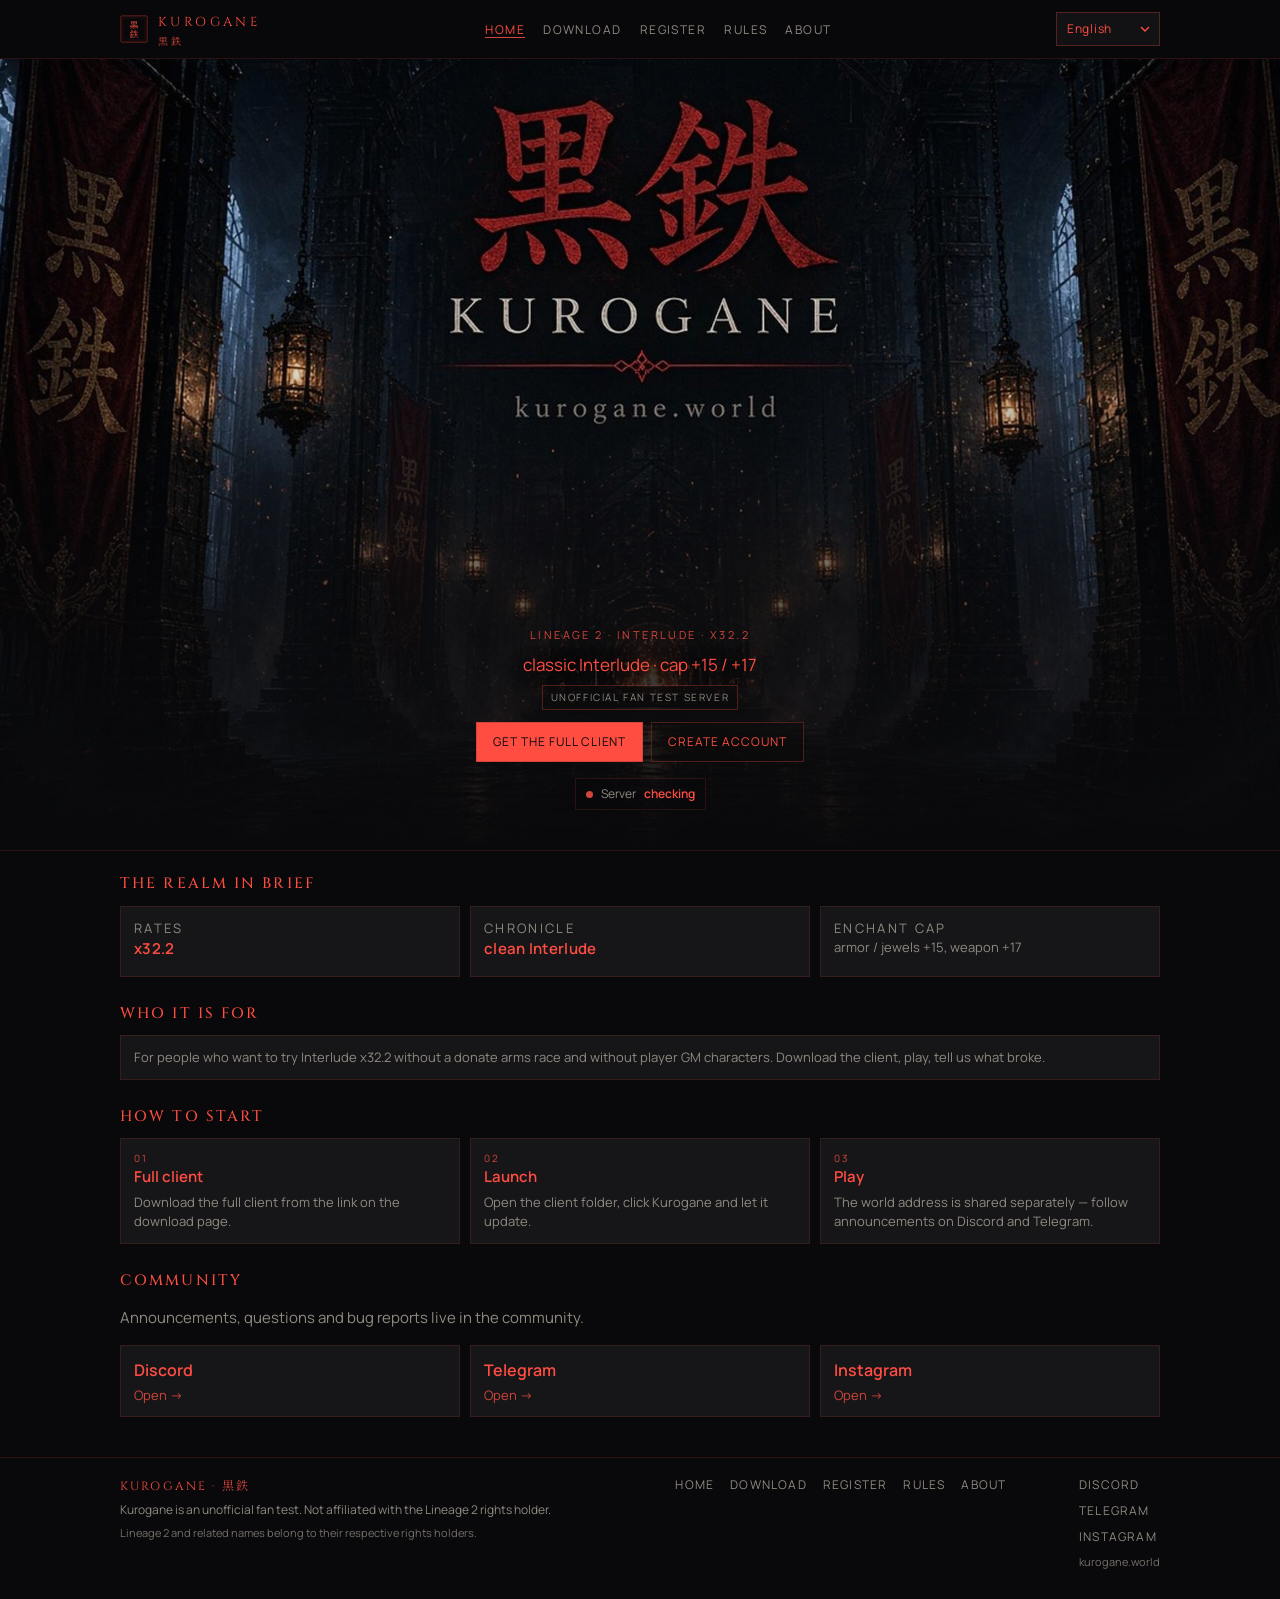
<file: index.html>
<!DOCTYPE html>
<html lang="ru">
<head>
  <meta charset="utf-8">
  <meta name="viewport" content="width=device-width, initial-scale=1">
  <title>Kurogane — Lineage 2 Interlude x32.2</title>
  <meta name="description" content="Kurogane — неофициальный фанатский тест Lineage 2 Interlude. Чистая хроника, рейты x32.2, кап заточки +15 / +17.">
  <meta name="theme-color" content="#09090b">
  <link rel="canonical" href="https://kurogane.world/">
  <link rel="icon" href="assets/mark.svg?v=17" type="image/svg+xml">
  <meta property="og:type" content="website">
  <meta property="og:site_name" content="Kurogane">
  <meta property="og:title" content="Kurogane — Lineage 2 Interlude x32.2">
  <meta property="og:description" content="Kurogane — неофициальный фанатский тест Lineage 2 Interlude. Чистая хроника, рейты x32.2, кап заточки +15 / +17.">
  <meta property="og:url" content="https://kurogane.world/">
  <meta property="og:image" content="https://kurogane.world/assets/og.jpg">
  <meta property="og:image:width" content="1200">
  <meta property="og:image:height" content="630">
  <meta property="og:locale" content="ru_RU">
  <meta property="og:locale:alternate" content="en_US">
  <meta name="twitter:card" content="summary_large_image">
  <link rel="preconnect" href="https://fonts.googleapis.com">
  <link rel="preconnect" href="https://fonts.gstatic.com" crossorigin>
  <link href="https://fonts.googleapis.com/css2?family=Cinzel:wght@400;500;600&family=Manrope:wght@400;500;600&family=Noto+Serif+JP:wght@400;500&display=swap" rel="stylesheet">
  <link rel="stylesheet" href="css/style.css?v=17">
  <script type="application/ld+json">{"@context":"https://schema.org","@type":"WebSite","name":"Kurogane","alternateName":"黒鉄","url":"https://kurogane.world/","description":"Неофициальный фанатский тест Lineage 2 Interlude.","sameAs":["https://www.instagram.com/kurogane.world","https://discord.gg/WPMZJR2Ktg","https://t.me/kurogane_world"],"inLanguage":["ru","en","es","fr","zh","ja","ko","ar","he","hi","de","pt","it","tr"]}</script>
</head>
<body data-page="home">
  <a class="skip" href="#main" data-i18n="skip">Перейти к содержимому</a>
  <header class="site-header">
    <div class="wrap header-row">
      <a class="brand" href="index.html">
        <img class="brand-mark" src="assets/mark.svg?v=17" alt="" width="28" height="28">
        <span>
          <span class="brand-name">Kurogane</span>
          <span class="brand-kana">黒鉄</span>
        </span>
      </a>
      <nav class="site-nav" id="site-nav" aria-label="Section">
        <ul>
          <li><a href="index.html" aria-current="page" data-i18n="nav_home">Главная</a></li>
          <li><a href="download.html" data-i18n="nav_download">Скачать</a></li>
          <li><a href="register.html" data-i18n="nav_register">Регистрация</a></li>
          <li><a href="rules.html" data-i18n="nav_rules">Правила</a></li>
          <li><a href="about.html" data-i18n="nav_about">О проекте</a></li>
        </ul>
      </nav>
      <div class="header-tools">
        <div class="lang-switch">
          <select class="lang-select" data-lang-select aria-label="Language" data-i18n-aria="lang_label"></select>
        </div>
        <button class="nav-toggle" type="button" aria-expanded="false" aria-controls="site-nav" aria-label="Menu" data-i18n-aria="menu"><span></span></button>
      </div>
    </div>
  </header>
  <main id="main">
    <section class="hero">
      <div class="hero-inner">
        <p class="kicker" data-i18n="hero_kicker">Lineage 2 · Interlude · x32.2</p>
        <h1 class="slogan" data-i18n="slogan">чистый Interlude · кап +15 / +17</h1>
        <div class="badge" data-i18n="unofficial">неофициальный фанатский тест</div>
        <div class="cta-row">
          <a class="btn" href="download.html" data-i18n="cta_download">Скачать фулл клиент</a>
          <a class="btn btn-ghost" href="register.html" data-i18n="cta_register">Регистрация</a>
        </div>
        <div class="status-bar">
          <div class="status" data-status="checking" hidden>
            <span class="status-dot" aria-hidden="true"></span>
            <span data-i18n="status_label">Сервер</span>
            <b data-status-label data-i18n="status_checking">проверяется</b>
          </div>
        </div>
      </div>
    </section>

    <section class="section wrap reveal">
      <h2 data-i18n="facts_title">Коротко о мире</h2>
      <div class="facts">
        <article class="fact">
          <p class="fact-k" data-i18n="fact_rates">Рейты</p>
          <b class="fact-big" data-i18n="fact_rates_v">x32.2</b>
        </article>
        <article class="fact">
          <p class="fact-k" data-i18n="fact_chronicle">Хроника</p>
          <b class="fact-big" data-i18n="fact_chronicle_v">чистый Interlude</b>
        </article>
        <article class="fact">
          <p class="fact-k" data-i18n="fact_cap">Кап заточки</p>
          <p data-i18n="fact_cap_v">броня / бижу +15, оружие +17</p>
        </article>
      </div>
    </section>

    <section class="section wrap reveal">
      <h2 data-i18n="for_whom_title">Для кого</h2>
      <div class="card">
        <p data-i18n="for_whom_text">Для тех, кто хочет спокойно проверить Interlude x32.2 без гонки доната и без GM-персонажей у игроков. Пришёл, скачал клиент, поиграл, написал, что сломалось.</p>
      </div>
    </section>

    <section class="section wrap reveal">
      <h2 data-i18n="steps_title">Как начать</h2>
      <div class="grid-3">
        <article class="step">
          <p class="step-num">01</p>
          <h3 data-i18n="step1_t">Фулл клиент</h3>
          <p data-i18n="step1_d">Скачай фулл клиент по ссылке на странице загрузки.</p>
        </article>
        <article class="step">
          <p class="step-num">02</p>
          <h3 data-i18n="step2_t">Запуск</h3>
          <p data-i18n="step2_d">Зайди в папку клиента, нажми Kurogane и дождись обновления.</p>
        </article>
        <article class="step">
          <p class="step-num">03</p>
          <h3 data-i18n="step3_t">Игра</h3>
          <p data-i18n="step3_d">Адрес мира выдаётся отдельно — следи за анонсами в Discord и Telegram.</p>
        </article>
      </div>
    </section>


    <section class="section wrap reveal">
      <h2 data-i18n="contacts_title">Сообщество</h2>
      <p class="muted" data-i18n="contacts_lead">Анонсы, вопросы и баги — в сообществе.</p>
      <div class="contacts gap-top">
        <a class="card contact" data-contact="discord" href="#" target="_blank" rel="noopener noreferrer">
          <h3>Discord</h3>
          <p><span data-contact-state data-i18n="contact_soon">скоро</span></p>
        </a>
        <a class="card contact" data-contact="telegram" href="#" target="_blank" rel="noopener noreferrer">
          <h3>Telegram</h3>
          <p><span data-contact-state data-i18n="contact_soon">скоро</span></p>
        </a>
        <a class="card contact" data-contact="instagram" href="#" target="_blank" rel="noopener noreferrer">
          <h3>Instagram</h3>
          <p><span data-contact-state data-i18n="contact_soon">скоро</span></p>
        </a>
      </div>
    </section>
  </main>
  <footer class="site-footer">
    <div class="wrap footer-grid">
      <div>
        <div class="footer-brand">KUROGANE · <span class="kana-red">黒鉄</span></div>
        <p data-i18n="foot_note">Kurogane — неофициальный фанатский тест. Не связан с правообладателем Lineage 2.</p>
        <p class="footer-small" data-i18n="foot_rights">Lineage 2 и связанные названия принадлежат их правообладателям.</p>
      </div>
      <nav class="footer-nav" aria-label="Footer"><a href="index.html" data-i18n="nav_home">Главная</a><a href="download.html" data-i18n="nav_download">Скачать</a><a href="register.html" data-i18n="nav_register">Регистрация</a><a href="rules.html" data-i18n="nav_rules">Правила</a><a href="about.html" data-i18n="nav_about">О проекте</a></nav>
      <div class="footer-social">
        <a data-footer-contact="discord" href="#" target="_blank" rel="noopener noreferrer" hidden>Discord</a>
        <a data-footer-contact="telegram" href="#" target="_blank" rel="noopener noreferrer" hidden>Telegram</a>
        <a data-footer-contact="instagram" href="#" target="_blank" rel="noopener noreferrer" hidden>Instagram</a>
        <span class="footer-small">kurogane.world</span>
      </div>
    </div>
  </footer>
  <script src="js/config.js?v=17"></script>
  <script src="js/i18n.js?v=17"></script>
  <script src="js/i18n-extra.js?v=17"></script>
  <script src="js/i18n-hi.js?v=17"></script>
  <script src="js/i18n-eu.js?v=17"></script>
  <script src="js/i18n-tr.js?v=17"></script>
  <script src="js/main.js?v=17"></script>
</body>
</html>
</file>
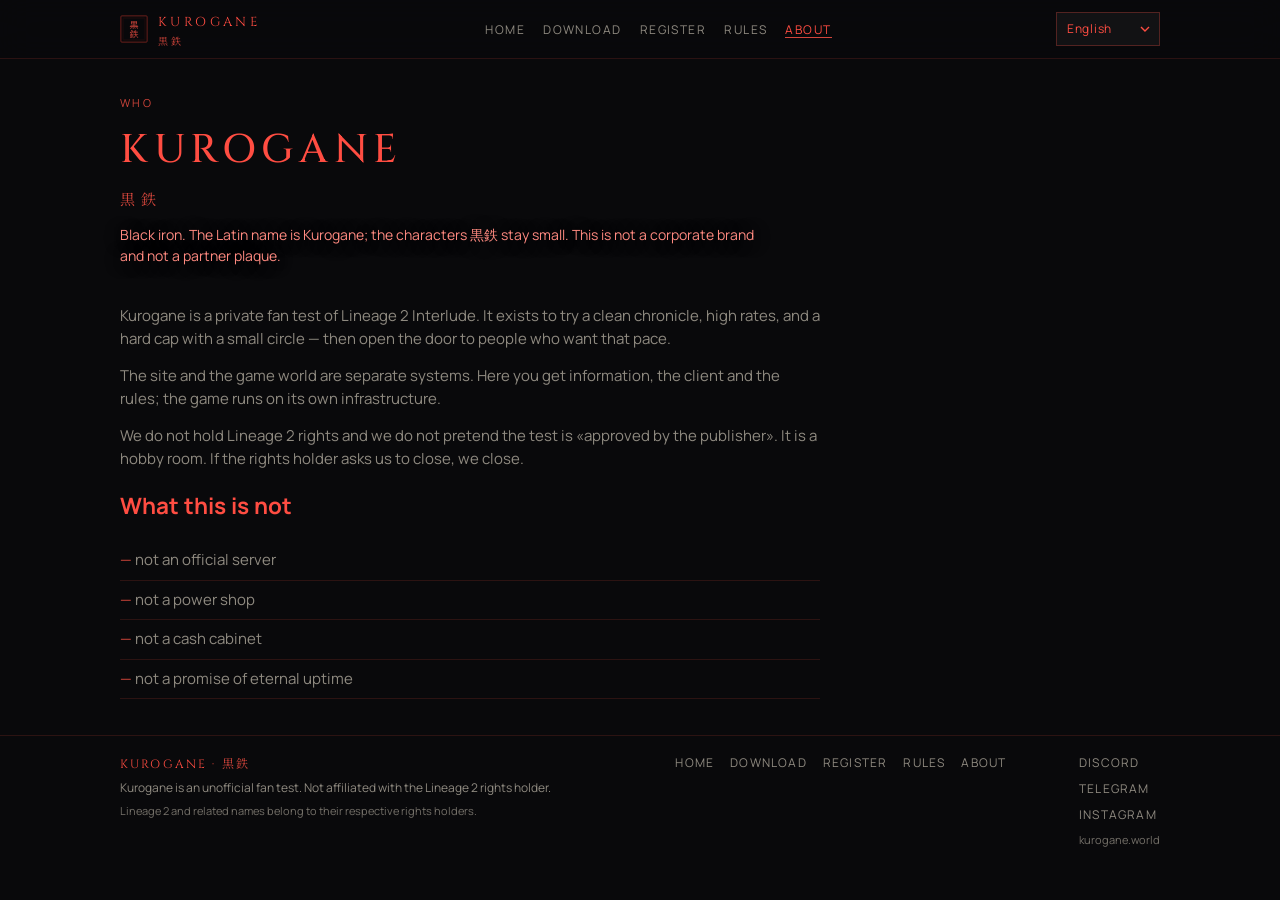
<file: about.html>
<!DOCTYPE html>
<html lang="ru">
<head>
  <meta charset="utf-8">
  <meta name="viewport" content="width=device-width, initial-scale=1">
  <title>О проекте — Kurogane</title>
  <meta name="description" content="Что такое Kurogane: неофициальный фанатский тест Lineage 2 Interlude. Чёрное железо, открытая дверь.">
  <meta name="theme-color" content="#09090b">
  <link rel="canonical" href="https://kurogane.world/about.html">
  <link rel="icon" href="assets/mark.svg?v=17" type="image/svg+xml">
  <meta property="og:type" content="website">
  <meta property="og:site_name" content="Kurogane">
  <meta property="og:title" content="О проекте — Kurogane">
  <meta property="og:description" content="Что такое Kurogane: неофициальный фанатский тест Lineage 2 Interlude. Чёрное железо, открытая дверь.">
  <meta property="og:url" content="https://kurogane.world/about.html">
  <meta property="og:image" content="https://kurogane.world/assets/og.jpg">
  <meta property="og:image:width" content="1200">
  <meta property="og:image:height" content="630">
  <meta property="og:locale" content="ru_RU">
  <meta property="og:locale:alternate" content="en_US">
  <meta name="twitter:card" content="summary_large_image">
  <link rel="preconnect" href="https://fonts.googleapis.com">
  <link rel="preconnect" href="https://fonts.gstatic.com" crossorigin>
  <link href="https://fonts.googleapis.com/css2?family=Cinzel:wght@400;500;600&family=Manrope:wght@400;500;600&family=Noto+Serif+JP:wght@400;500&display=swap" rel="stylesheet">
  <link rel="stylesheet" href="css/style.css?v=17">
</head>
<body data-page="about">
  <a class="skip" href="#main" data-i18n="skip">Перейти к содержимому</a>
  <header class="site-header">
    <div class="wrap header-row">
      <a class="brand" href="index.html">
        <img class="brand-mark" src="assets/mark.svg?v=17" alt="" width="28" height="28">
        <span>
          <span class="brand-name">Kurogane</span>
          <span class="brand-kana">黒鉄</span>
        </span>
      </a>
      <nav class="site-nav" id="site-nav" aria-label="Section">
        <ul>
          <li><a href="index.html" data-i18n="nav_home">Главная</a></li>
          <li><a href="download.html" data-i18n="nav_download">Скачать</a></li>
          <li><a href="register.html" data-i18n="nav_register">Регистрация</a></li>
          <li><a href="rules.html" data-i18n="nav_rules">Правила</a></li>
          <li><a href="about.html" aria-current="page" data-i18n="nav_about">О проекте</a></li>
        </ul>
      </nav>
      <div class="header-tools">
        <div class="lang-switch">
          <select class="lang-select" data-lang-select aria-label="Language" data-i18n-aria="lang_label"></select>
        </div>
        <button class="nav-toggle" type="button" aria-expanded="false" aria-controls="site-nav" aria-label="Menu" data-i18n-aria="menu"><span></span></button>
      </div>
    </div>
  </header>
  <main id="main" class="wrap">
    <header class="page-head">
      <p class="kicker" data-i18n="ab_kicker">Кто</p>
      <h1>KUROGANE</h1>
      <p class="hero-kana">黒鉄</p>
      <p class="lead" data-i18n="ab_lead">Черное железо. Имя сервера — латиницей Kurogane, иероглифы 黒鉄 можно писать мелко. Это не бренд корпорации и не «партнёрская» табличка.</p>
    </header>
    <article class="about-copy">
      <p data-i18n="ab_p1">Kurogane — приватный фанатский тест Lineage 2 Interlude. Его собрали, чтобы проверить связку «чистая хроника + высокие рейты + жёсткий кап» на узком круге, а потом открыть дверь тем, кому такой режим близок.</p>
      <p data-i18n="ab_p2">Сайт и игровой мир — отдельные системы. Здесь — информация, клиент и правила; игра работает на собственной инфраструктуре.</p>
      <p data-i18n="ab_p3">Мы не правообладатель Lineage 2 и не делаем вид, что тест «согласован с издателем». Это любительская площадка. Если правообладатель попросит закрыть — закроем.</p>
      <h2 data-i18n="ab_list_title">Что это не есть</h2>
      <ul class="not-list">
        <li data-i18n="ab_not_1">не официальный сервер</li>
        <li data-i18n="ab_not_2">не магазин силы</li>
        <li data-i18n="ab_not_3">не личный кабинет с балансом</li>
        <li data-i18n="ab_not_4">не обещание вечного онлайна</li>
      </ul>
    </article>
  </main>
  <footer class="site-footer">
    <div class="wrap footer-grid">
      <div>
        <div class="footer-brand">KUROGANE · <span class="kana-red">黒鉄</span></div>
        <p data-i18n="foot_note">Kurogane — неофициальный фанатский тест. Не связан с правообладателем Lineage 2.</p>
        <p class="footer-small" data-i18n="foot_rights">Lineage 2 и связанные названия принадлежат их правообладателям.</p>
      </div>
      <nav class="footer-nav" aria-label="Footer"><a href="index.html" data-i18n="nav_home">Главная</a><a href="download.html" data-i18n="nav_download">Скачать</a><a href="register.html" data-i18n="nav_register">Регистрация</a><a href="rules.html" data-i18n="nav_rules">Правила</a><a href="about.html" data-i18n="nav_about">О проекте</a></nav>
      <div class="footer-social">
        <a data-footer-contact="discord" href="#" target="_blank" rel="noopener noreferrer" hidden>Discord</a>
        <a data-footer-contact="telegram" href="#" target="_blank" rel="noopener noreferrer" hidden>Telegram</a>
        <a data-footer-contact="instagram" href="#" target="_blank" rel="noopener noreferrer" hidden>Instagram</a>
        <span class="footer-small">kurogane.world</span>
      </div>
    </div>
  </footer>
  <script src="js/config.js?v=17"></script>
  <script src="js/i18n.js?v=17"></script>
  <script src="js/i18n-extra.js?v=17"></script>
  <script src="js/i18n-hi.js?v=17"></script>
  <script src="js/i18n-eu.js?v=17"></script>
  <script src="js/i18n-tr.js?v=17"></script>
  <script src="js/main.js?v=17"></script>
</body>
</html>
</file>
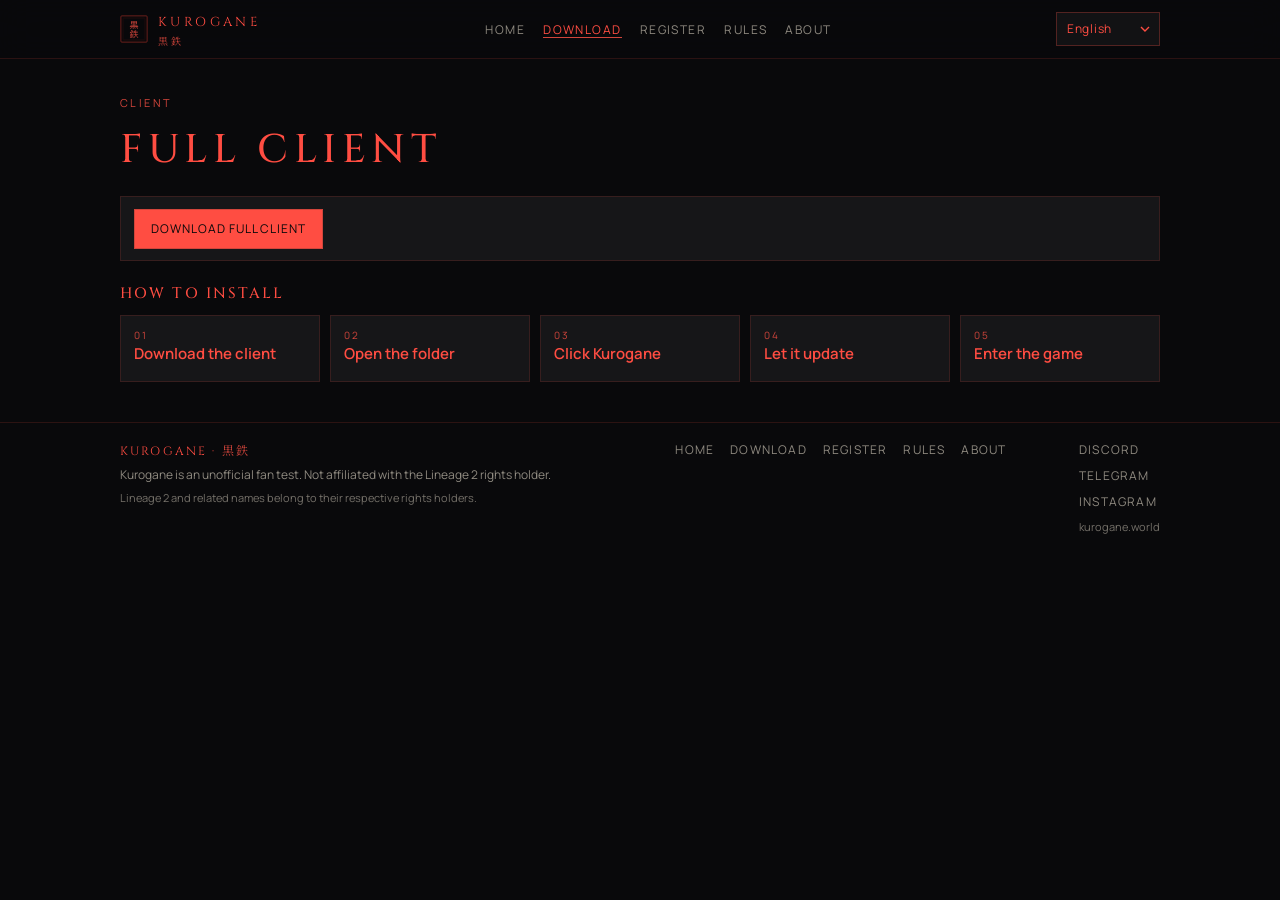
<file: download.html>
<!DOCTYPE html>
<html lang="ru">
<head>
  <meta charset="utf-8">
  <meta name="viewport" content="width=device-width, initial-scale=1">
  <title>Фулл клиент — Kurogane</title>
  <meta name="description" content="Фулл клиент для теста Kurogane (Lineage 2 Interlude): ссылка на скачивание.">
  <meta name="theme-color" content="#09090b">
  <link rel="canonical" href="https://kurogane.world/download.html">
  <link rel="icon" href="assets/mark.svg?v=17" type="image/svg+xml">
  <meta property="og:type" content="website">
  <meta property="og:site_name" content="Kurogane">
  <meta property="og:title" content="Фулл клиент — Kurogane">
  <meta property="og:description" content="Фулл клиент для теста Kurogane (Lineage 2 Interlude): ссылка на скачивание.">
  <meta property="og:url" content="https://kurogane.world/download.html">
  <meta property="og:image" content="https://kurogane.world/assets/og.jpg">
  <meta property="og:image:width" content="1200">
  <meta property="og:image:height" content="630">
  <meta property="og:locale" content="ru_RU">
  <meta property="og:locale:alternate" content="en_US">
  <meta name="twitter:card" content="summary_large_image">
  <link rel="preconnect" href="https://fonts.googleapis.com">
  <link rel="preconnect" href="https://fonts.gstatic.com" crossorigin>
  <link href="https://fonts.googleapis.com/css2?family=Cinzel:wght@400;500;600&family=Manrope:wght@400;500;600&family=Noto+Serif+JP:wght@400;500&display=swap" rel="stylesheet">
  <link rel="stylesheet" href="css/style.css?v=17">
</head>
<body data-page="download">
  <a class="skip" href="#main" data-i18n="skip">Перейти к содержимому</a>
  <header class="site-header">
    <div class="wrap header-row">
      <a class="brand" href="index.html">
        <img class="brand-mark" src="assets/mark.svg?v=17" alt="" width="28" height="28">
        <span>
          <span class="brand-name">Kurogane</span>
          <span class="brand-kana">黒鉄</span>
        </span>
      </a>
      <nav class="site-nav" id="site-nav" aria-label="Section">
        <ul>
          <li><a href="index.html" data-i18n="nav_home">Главная</a></li>
          <li><a href="download.html" aria-current="page" data-i18n="nav_download">Скачать</a></li>
          <li><a href="register.html" data-i18n="nav_register">Регистрация</a></li>
          <li><a href="rules.html" data-i18n="nav_rules">Правила</a></li>
          <li><a href="about.html" data-i18n="nav_about">О проекте</a></li>
        </ul>
      </nav>
      <div class="header-tools">
        <div class="lang-switch">
          <select class="lang-select" data-lang-select aria-label="Language" data-i18n-aria="lang_label"></select>
        </div>
        <button class="nav-toggle" type="button" aria-expanded="false" aria-controls="site-nav" aria-label="Menu" data-i18n-aria="menu"><span></span></button>
      </div>
    </div>
  </header>
  <main id="main" class="wrap">
    <header class="page-head">
      <p class="kicker" data-i18n="dl_kicker">Клиент</p>
      <h1 data-i18n="dl_title">Фулл клиент</h1>
    </header>

    <article class="card patch-card">
      <p class="patch-action">
        <a class="btn is-disabled" data-patch-button href="#" aria-disabled="true" rel="noopener noreferrer" data-i18n="dl_btn_soon">Фулл клиент — скоро</a>
      </p>
    </article>

    <section class="section">
      <h2 data-i18n="dl_install_title">Как установить</h2>
      <div class="grid-5">
        <article class="step">
          <p class="step-num">01</p>
          <h3 data-i18n="dl_s1">Скачай клиент</h3>
        </article>
        <article class="step">
          <p class="step-num">02</p>
          <h3 data-i18n="dl_s2">Зайди в папку</h3>
        </article>
        <article class="step">
          <p class="step-num">03</p>
          <h3 data-i18n="dl_s3">Нажми Kurogane</h3>
        </article>
        <article class="step">
          <p class="step-num">04</p>
          <h3 data-i18n="dl_s4">Дождись обновления</h3>
        </article>
        <article class="step">
          <p class="step-num">05</p>
          <h3 data-i18n="dl_s5">Заходи в игру</h3>
        </article>
      </div>
    </section>
  </main>
  <footer class="site-footer">
    <div class="wrap footer-grid">
      <div>
        <div class="footer-brand">KUROGANE · <span class="kana-red">黒鉄</span></div>
        <p data-i18n="foot_note">Kurogane — неофициальный фанатский тест. Не связан с правообладателем Lineage 2.</p>
        <p class="footer-small" data-i18n="foot_rights">Lineage 2 и связанные названия принадлежат их правообладателям.</p>
      </div>
      <nav class="footer-nav" aria-label="Footer"><a href="index.html" data-i18n="nav_home">Главная</a><a href="download.html" data-i18n="nav_download">Скачать</a><a href="register.html" data-i18n="nav_register">Регистрация</a><a href="rules.html" data-i18n="nav_rules">Правила</a><a href="about.html" data-i18n="nav_about">О проекте</a></nav>
      <div class="footer-social">
        <a data-footer-contact="discord" href="#" target="_blank" rel="noopener noreferrer" hidden>Discord</a>
        <a data-footer-contact="telegram" href="#" target="_blank" rel="noopener noreferrer" hidden>Telegram</a>
        <a data-footer-contact="instagram" href="#" target="_blank" rel="noopener noreferrer" hidden>Instagram</a>
        <span class="footer-small">kurogane.world</span>
      </div>
    </div>
  </footer>
  <script src="js/config.js?v=17"></script>
  <script src="js/i18n.js?v=17"></script>
  <script src="js/i18n-extra.js?v=17"></script>
  <script src="js/i18n-hi.js?v=17"></script>
  <script src="js/i18n-eu.js?v=17"></script>
  <script src="js/i18n-tr.js?v=17"></script>
  <script src="js/main.js?v=17"></script>
</body>
</html>
</file>
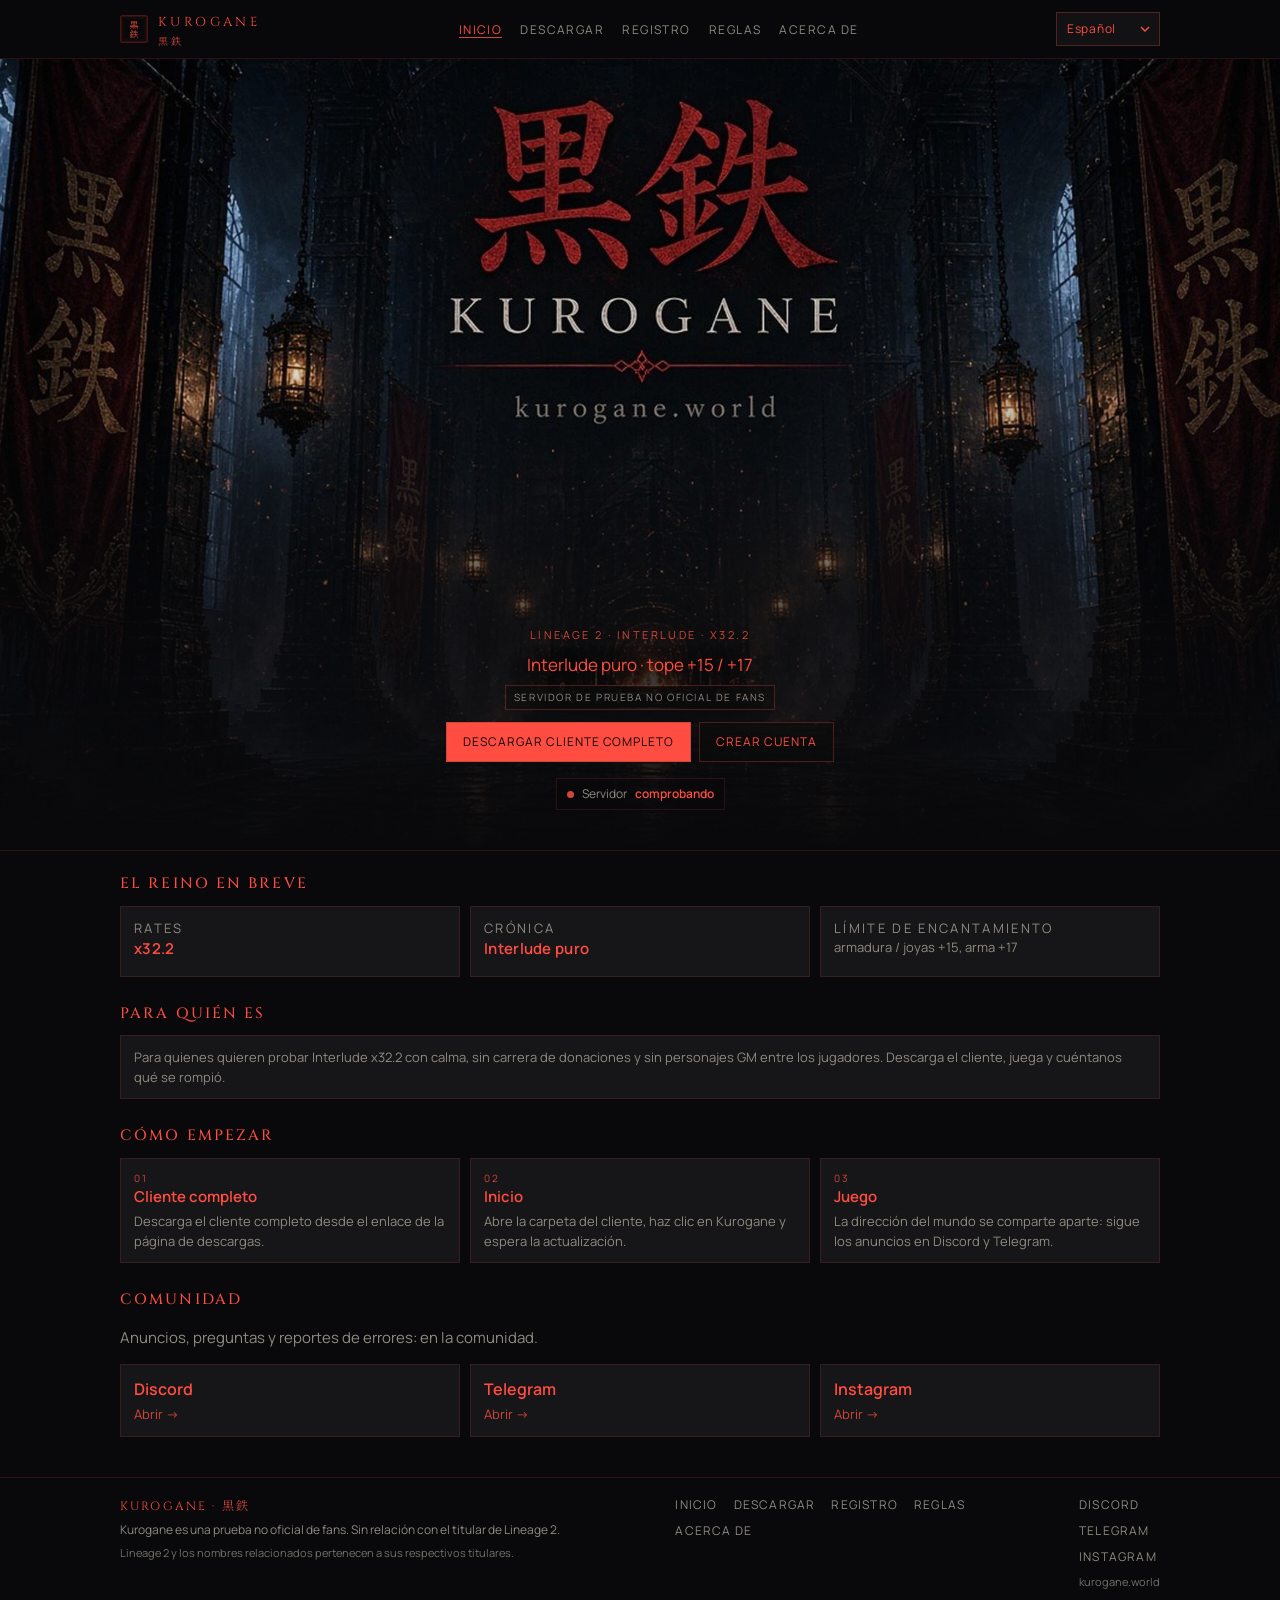
<file: es.html>
<!DOCTYPE html>
<html lang="es">
<head>
  <meta charset="utf-8">
  <title>Kurogane</title>
  <meta name="robots" content="noindex">
  <meta http-equiv="refresh" content="0; url=index.html">
  <script>
    try { localStorage.setItem("kurogane-lang", "es"); } catch (e) {}
    location.replace("index.html");
  </script>
</head>
<body><a href="index.html">Kurogane</a></body>
</html>
</file>
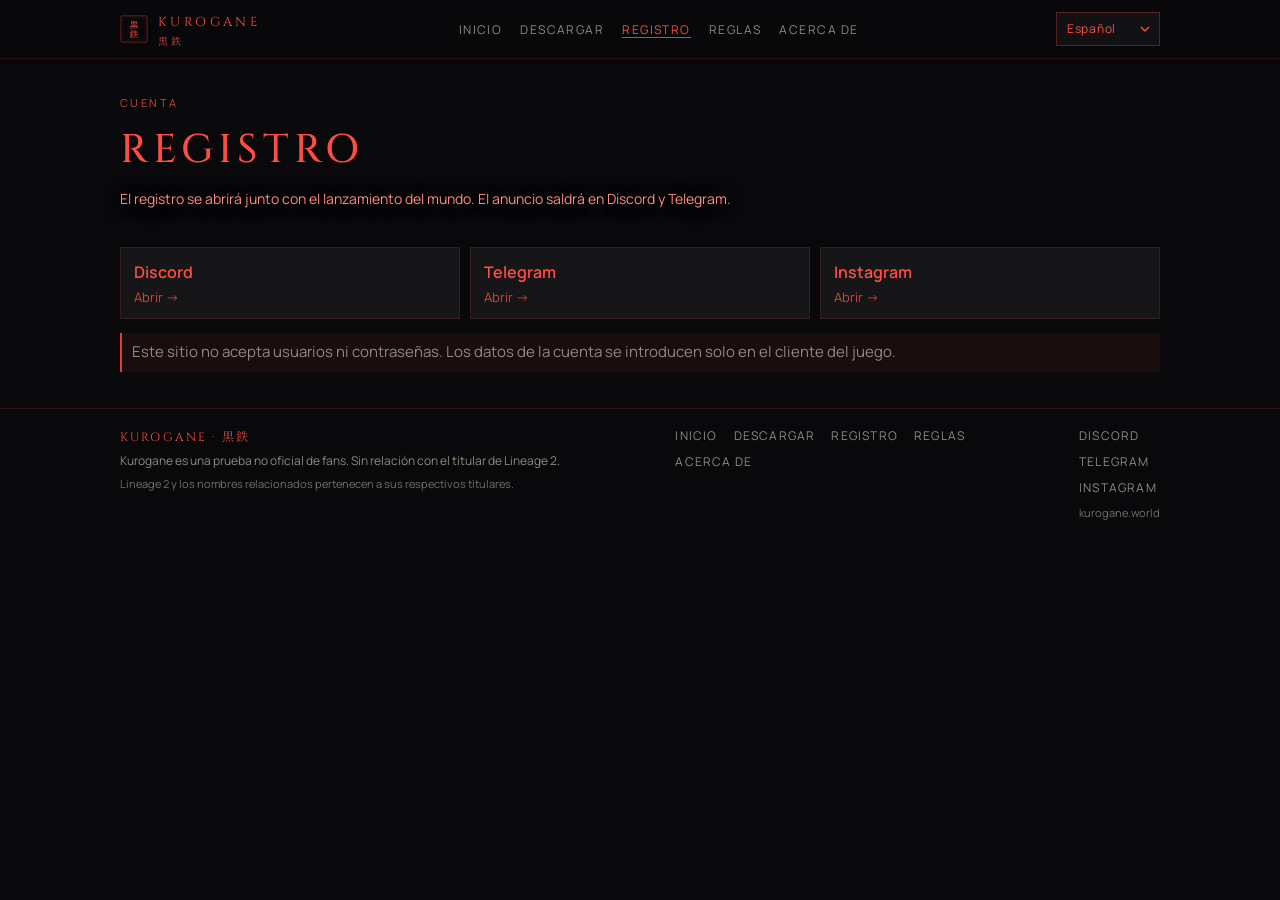
<file: register.html>
<!DOCTYPE html>
<html lang="ru">
<head>
  <meta charset="utf-8">
  <meta name="viewport" content="width=device-width, initial-scale=1">
  <title>Регистрация — Kurogane</title>
  <meta name="description" content="Как попасть на тест Kurogane: регистрация откроется вместе с запуском мира, анонсы — в Discord и Telegram.">
  <meta name="theme-color" content="#09090b">
  <link rel="canonical" href="https://kurogane.world/register.html">
  <link rel="icon" href="assets/mark.svg?v=17" type="image/svg+xml">
  <meta property="og:type" content="website">
  <meta property="og:site_name" content="Kurogane">
  <meta property="og:title" content="Регистрация — Kurogane">
  <meta property="og:description" content="Как попасть на тест Kurogane: регистрация откроется вместе с запуском мира, анонсы — в Discord и Telegram.">
  <meta property="og:url" content="https://kurogane.world/register.html">
  <meta property="og:image" content="https://kurogane.world/assets/og.jpg">
  <meta property="og:image:width" content="1200">
  <meta property="og:image:height" content="630">
  <meta property="og:locale" content="ru_RU">
  <meta property="og:locale:alternate" content="en_US">
  <meta name="twitter:card" content="summary_large_image">
  <link rel="preconnect" href="https://fonts.googleapis.com">
  <link rel="preconnect" href="https://fonts.gstatic.com" crossorigin>
  <link href="https://fonts.googleapis.com/css2?family=Cinzel:wght@400;500;600&family=Manrope:wght@400;500;600&family=Noto+Serif+JP:wght@400;500&display=swap" rel="stylesheet">
  <link rel="stylesheet" href="css/style.css?v=17">
</head>
<body data-page="register">
  <a class="skip" href="#main" data-i18n="skip">Перейти к содержимому</a>
  <header class="site-header">
    <div class="wrap header-row">
      <a class="brand" href="index.html">
        <img class="brand-mark" src="assets/mark.svg?v=17" alt="" width="28" height="28">
        <span>
          <span class="brand-name">Kurogane</span>
          <span class="brand-kana">黒鉄</span>
        </span>
      </a>
      <nav class="site-nav" id="site-nav" aria-label="Section">
        <ul>
          <li><a href="index.html" data-i18n="nav_home">Главная</a></li>
          <li><a href="download.html" data-i18n="nav_download">Скачать</a></li>
          <li><a href="register.html" aria-current="page" data-i18n="nav_register">Регистрация</a></li>
          <li><a href="rules.html" data-i18n="nav_rules">Правила</a></li>
          <li><a href="about.html" data-i18n="nav_about">О проекте</a></li>
        </ul>
      </nav>
      <div class="header-tools">
        <div class="lang-switch">
          <select class="lang-select" data-lang-select aria-label="Language" data-i18n-aria="lang_label"></select>
        </div>
        <button class="nav-toggle" type="button" aria-expanded="false" aria-controls="site-nav" aria-label="Menu" data-i18n-aria="menu"><span></span></button>
      </div>
    </div>
  </header>
  <main id="main" class="wrap">
    <header class="page-head">
      <p class="kicker" data-i18n="rg_kicker">Аккаунт</p>
      <h1 data-i18n="rg_title">Регистрация</h1>
      <p class="lead" data-i18n="rg_lead">Регистрация откроется вместе с запуском мира. Анонс появится в Discord и Telegram.</p>
    </header>

    <div class="contacts gap-top">
      <a class="card contact" data-contact="discord" href="#" target="_blank" rel="noopener noreferrer">
        <h3>Discord</h3>
        <p><span data-contact-state data-i18n="contact_soon">скоро</span></p>
      </a>
      <a class="card contact" data-contact="telegram" href="#" target="_blank" rel="noopener noreferrer">
        <h3>Telegram</h3>
        <p><span data-contact-state data-i18n="contact_soon">скоро</span></p>
      </a>
      <a class="card contact" data-contact="instagram" href="#" target="_blank" rel="noopener noreferrer">
        <h3>Instagram</h3>
        <p><span data-contact-state data-i18n="contact_soon">скоро</span></p>
      </a>
    </div>
    <p class="notice gap-top" data-i18n="rg_note">Сайт не принимает логины и пароли. Данные аккаунта вводятся только в игровом клиенте.</p>
  </main>
  <footer class="site-footer">
    <div class="wrap footer-grid">
      <div>
        <div class="footer-brand">KUROGANE · <span class="kana-red">黒鉄</span></div>
        <p data-i18n="foot_note">Kurogane — неофициальный фанатский тест. Не связан с правообладателем Lineage 2.</p>
        <p class="footer-small" data-i18n="foot_rights">Lineage 2 и связанные названия принадлежат их правообладателям.</p>
      </div>
      <nav class="footer-nav" aria-label="Footer"><a href="index.html" data-i18n="nav_home">Главная</a><a href="download.html" data-i18n="nav_download">Скачать</a><a href="register.html" data-i18n="nav_register">Регистрация</a><a href="rules.html" data-i18n="nav_rules">Правила</a><a href="about.html" data-i18n="nav_about">О проекте</a></nav>
      <div class="footer-social">
        <a data-footer-contact="discord" href="#" target="_blank" rel="noopener noreferrer" hidden>Discord</a>
        <a data-footer-contact="telegram" href="#" target="_blank" rel="noopener noreferrer" hidden>Telegram</a>
        <a data-footer-contact="instagram" href="#" target="_blank" rel="noopener noreferrer" hidden>Instagram</a>
        <span class="footer-small">kurogane.world</span>
      </div>
    </div>
  </footer>
  <script src="js/config.js?v=17"></script>
  <script src="js/i18n.js?v=17"></script>
  <script src="js/i18n-extra.js?v=17"></script>
  <script src="js/i18n-hi.js?v=17"></script>
  <script src="js/i18n-eu.js?v=17"></script>
  <script src="js/i18n-tr.js?v=17"></script>
  <script src="js/main.js?v=17"></script>
</body>
</html>
</file>
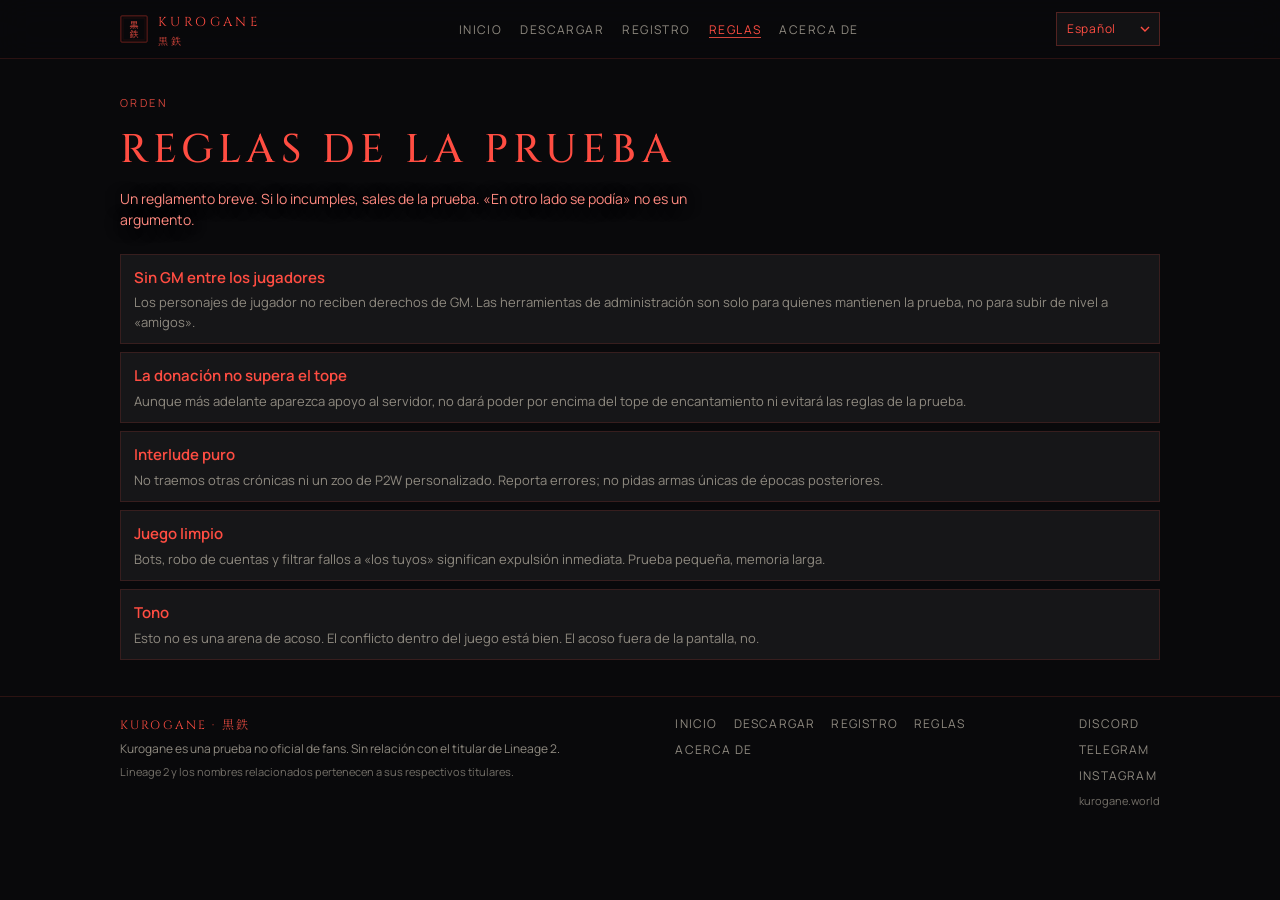
<file: rules.html>
<!DOCTYPE html>
<html lang="ru">
<head>
  <meta charset="utf-8">
  <meta name="viewport" content="width=device-width, initial-scale=1">
  <title>Правила — Kurogane</title>
  <meta name="description" content="Правила теста Kurogane: без GM у игроков, донат не сильнее капа.">
  <meta name="theme-color" content="#09090b">
  <link rel="canonical" href="https://kurogane.world/rules.html">
  <link rel="icon" href="assets/mark.svg?v=17" type="image/svg+xml">
  <meta property="og:type" content="website">
  <meta property="og:site_name" content="Kurogane">
  <meta property="og:title" content="Правила — Kurogane">
  <meta property="og:description" content="Правила теста Kurogane: без GM у игроков, донат не сильнее капа.">
  <meta property="og:url" content="https://kurogane.world/rules.html">
  <meta property="og:image" content="https://kurogane.world/assets/og.jpg">
  <meta property="og:image:width" content="1200">
  <meta property="og:image:height" content="630">
  <meta property="og:locale" content="ru_RU">
  <meta property="og:locale:alternate" content="en_US">
  <meta name="twitter:card" content="summary_large_image">
  <link rel="preconnect" href="https://fonts.googleapis.com">
  <link rel="preconnect" href="https://fonts.gstatic.com" crossorigin>
  <link href="https://fonts.googleapis.com/css2?family=Cinzel:wght@400;500;600&family=Manrope:wght@400;500;600&family=Noto+Serif+JP:wght@400;500&display=swap" rel="stylesheet">
  <link rel="stylesheet" href="css/style.css?v=17">
</head>
<body data-page="rules">
  <a class="skip" href="#main" data-i18n="skip">Перейти к содержимому</a>
  <header class="site-header">
    <div class="wrap header-row">
      <a class="brand" href="index.html">
        <img class="brand-mark" src="assets/mark.svg?v=17" alt="" width="28" height="28">
        <span>
          <span class="brand-name">Kurogane</span>
          <span class="brand-kana">黒鉄</span>
        </span>
      </a>
      <nav class="site-nav" id="site-nav" aria-label="Section">
        <ul>
          <li><a href="index.html" data-i18n="nav_home">Главная</a></li>
          <li><a href="download.html" data-i18n="nav_download">Скачать</a></li>
          <li><a href="register.html" data-i18n="nav_register">Регистрация</a></li>
          <li><a href="rules.html" aria-current="page" data-i18n="nav_rules">Правила</a></li>
          <li><a href="about.html" data-i18n="nav_about">О проекте</a></li>
        </ul>
      </nav>
      <div class="header-tools">
        <div class="lang-switch">
          <select class="lang-select" data-lang-select aria-label="Language" data-i18n-aria="lang_label"></select>
        </div>
        <button class="nav-toggle" type="button" aria-expanded="false" aria-controls="site-nav" aria-label="Menu" data-i18n-aria="menu"><span></span></button>
      </div>
    </div>
  </header>
  <main id="main" class="wrap">
    <header class="page-head">
      <p class="kicker" data-i18n="ru_kicker">Порядок</p>
      <h1 data-i18n="ru_title">Правила теста</h1>
      <p class="lead" data-i18n="ru_lead">Короткий устав. Нарушил — вылетел с теста. Спорить «а у соседа так было» бессмысленно.</p>
    </header>
    <div class="rules">
      <article class="rule">
        <h3 data-i18n="ru_1_t">Нет GM у игроков</h3>
        <p data-i18n="ru_1_d">Игровой персонаж не получает GM-права. Админка — только у тех, кто держит тест, и не для прокачки «своих».</p>
      </article>
      <article class="rule">
        <h3 data-i18n="ru_2_t">Донат не сильнее капа</h3>
        <p data-i18n="ru_2_d">Даже если позже появится поддержка сервера, она не даёт силу выше капа заточки и не обходит правила теста.</p>
      </article>
      <article class="rule">
        <h3 data-i18n="ru_4_t">Чистый Interlude</h3>
        <p data-i18n="ru_4_d">Не тащим чужие хроники и кастомный P2W-зоопарк. Баги пишем, «уникальные пушки из HF» не просим.</p>
      </article>
      <article class="rule">
        <h3 data-i18n="ru_5_t">Честная игра</h3>
        <p data-i18n="ru_5_d">Боты, воровство аккаунтов, слив дыр «своим» — сразу вон. Тест маленький, память длинная.</p>
      </article>
      <article class="rule">
        <h3 data-i18n="ru_6_t">Тон</h3>
        <p data-i18n="ru_6_d">Это не арена для травли. Конфликт в игре — ок. Травля за экраном — нет.</p>
      </article>
    </div>
  </main>
  <footer class="site-footer">
    <div class="wrap footer-grid">
      <div>
        <div class="footer-brand">KUROGANE · <span class="kana-red">黒鉄</span></div>
        <p data-i18n="foot_note">Kurogane — неофициальный фанатский тест. Не связан с правообладателем Lineage 2.</p>
        <p class="footer-small" data-i18n="foot_rights">Lineage 2 и связанные названия принадлежат их правообладателям.</p>
      </div>
      <nav class="footer-nav" aria-label="Footer"><a href="index.html" data-i18n="nav_home">Главная</a><a href="download.html" data-i18n="nav_download">Скачать</a><a href="register.html" data-i18n="nav_register">Регистрация</a><a href="rules.html" data-i18n="nav_rules">Правила</a><a href="about.html" data-i18n="nav_about">О проекте</a></nav>
      <div class="footer-social">
        <a data-footer-contact="discord" href="#" target="_blank" rel="noopener noreferrer" hidden>Discord</a>
        <a data-footer-contact="telegram" href="#" target="_blank" rel="noopener noreferrer" hidden>Telegram</a>
        <a data-footer-contact="instagram" href="#" target="_blank" rel="noopener noreferrer" hidden>Instagram</a>
        <span class="footer-small">kurogane.world</span>
      </div>
    </div>
  </footer>
  <script src="js/config.js?v=17"></script>
  <script src="js/i18n.js?v=17"></script>
  <script src="js/i18n-extra.js?v=17"></script>
  <script src="js/i18n-hi.js?v=17"></script>
  <script src="js/i18n-eu.js?v=17"></script>
  <script src="js/i18n-tr.js?v=17"></script>
  <script src="js/main.js?v=17"></script>
</body>
</html>
</file>
<file: css/style.css>
:root {
  --bg: #09090b;
  --elev: #121214;
  --card: #161618;
  --line: rgba(209, 69, 59, 0.34);
  --line-weak: rgba(255, 77, 66, 0.14);
  --text: #ff4d42;
  --muted: #8f8a80;
  --accent: #d1453b;
  --accent-strong: #ff4d42;
  --ink: #09090b;
  --ok: #7dba7a;
  --off: #7a756e;
  --danger: #c56a55;
  --red: #d1453b;
  --max: 1040px;
  --font-display: "Cinzel", "Times New Roman", serif;
  --font-body: "Manrope", "Segoe UI", sans-serif;
  --font-jp: "Noto Serif JP", serif;
}
* { box-sizing: border-box; }
html, body { margin: 0; padding: 0; }
html { scroll-behavior: smooth; -webkit-text-size-adjust: 100%; }
body {
  min-height: 100vh;
  background: var(--bg);
  color: var(--text);
  font-family: var(--font-body);
  font-size: 15px;
  line-height: 1.5;
}
img { max-width: 100%; display: block; }
a { color: var(--accent); text-decoration: none; }
a:hover { color: #ee6b60; }
button, input, select { font: inherit; color: inherit; }
.skip {
  position: absolute;
  inset-inline-start: 12px;
  top: -40px;
  background: var(--accent-strong);
  color: var(--ink);
  padding: 8px 12px;
}
.skip:focus { top: 12px; }
.wrap {
  width: min(calc(100% - 32px), var(--max));
  margin: 0 auto;
}
.site-header {
  position: sticky;
  top: 0;
  z-index: 10;
  backdrop-filter: blur(16px);
  background: rgba(9, 9, 11, 0.82);
  border-bottom: 1px solid var(--line-weak);
}
.header-row {
  display: flex;
  align-items: center;
  justify-content: space-between;
  gap: 12px;
  min-height: 58px;
}
.brand {
  display: flex;
  align-items: center;
  gap: 10px;
  color: var(--text);
}
.brand:hover { color: var(--text); }
.brand-mark { width: 28px; height: 28px; flex: 0 0 28px; }
.brand-name {
  font-family: var(--font-display);
  font-size: 13px;
  letter-spacing: 0.26em;
  text-transform: uppercase;
  line-height: 1.1;
}
.brand-kana {
  display: block;
  font-family: var(--font-jp);
  font-size: 10px;
  letter-spacing: 0.28em;
  color: var(--red);
}
.header-tools { display: flex; align-items: center; gap: 8px; }
.lang-switch {
  display: flex;
  border: 1px solid var(--line);
  background: var(--elev);
}
.lang-switch button,
.lang-switch a {
  appearance: none;
  border: 0;
  background: transparent;
  color: var(--muted);
  padding: 5px 8px;
  letter-spacing: 0.08em;
  font-size: 11px;
  cursor: pointer;
}
.lang-switch button[aria-pressed="true"] {
  background: var(--accent-strong);
  color: var(--ink);
}
.lang-switch a:hover { color: var(--text); }
.nav-toggle {
  display: none;
  width: 38px;
  height: 38px;
  border: 1px solid var(--line);
  background: var(--elev);
  color: var(--text);
  cursor: pointer;
}
.nav-toggle span,
.nav-toggle span:before,
.nav-toggle span:after {
  display: block;
  width: 14px;
  height: 1px;
  background: currentColor;
  position: relative;
  margin: 0 auto;
}
.nav-toggle span:before,
.nav-toggle span:after {
  content: "";
  position: absolute;
  left: 0;
}
.nav-toggle span:before { top: -5px; }
.nav-toggle span:after { top: 5px; }
.site-nav ul {
  display: flex;
  gap: 18px;
  list-style: none;
  margin: 0;
  padding: 0;
}
.site-nav a {
  color: var(--muted);
  font-size: 12px;
  letter-spacing: 0.12em;
  text-transform: uppercase;
}
.site-nav a:hover,
.site-nav a[aria-current="page"] { color: var(--text); }
.site-nav a[aria-current="page"] { box-shadow: inset 0 -1px 0 var(--accent); }
.hero {
  min-height: min(88vh, 820px);
  display: flex;
  align-items: flex-end;
  text-align: center;
  background:
    linear-gradient(180deg, rgba(9,9,11,0.18) 0%, rgba(9,9,11,0.12) 38%, rgba(9,9,11,0.72) 72%, var(--bg) 100%),
    url("../assets/hero.jpg") center 42% / cover no-repeat;
  border-bottom: 1px solid var(--line-weak);
}
.hero-inner {
  width: min(calc(100% - 32px), var(--max));
  margin: 0 auto;
  padding: 0 0 36px;
}
.kicker {
  color: var(--accent);
  letter-spacing: 0.22em;
  text-transform: uppercase;
  font-size: 11px;
  margin: 0 0 8px;
}
.slogan {
  font-weight: 400;
  margin: 0 0 8px;
  font-size: 17px;
  color: var(--text);
  text-shadow: 0 2px 18px rgba(0,0,0,0.7);
}
.badge {
  display: inline-block;
  border: 1px solid var(--line);
  color: var(--muted);
  font-size: 10px;
  letter-spacing: 0.16em;
  text-transform: uppercase;
  padding: 4px 8px;
  margin: 0 0 12px;
  background: rgba(9,9,11,0.35);
}
.lead {
  max-width: 560px;
  margin: 0 auto 16px;
  color: #ff8a80;
  font-size: 14px;
  text-shadow: 0 2px 16px rgba(0,0,0,0.7);
}
.cta-row {
  display: flex;
  justify-content: center;
  gap: 8px;
  flex-wrap: wrap;
}
.btn {
  display: inline-flex;
  align-items: center;
  justify-content: center;
  min-height: 40px;
  padding: 0 16px;
  border: 1px solid var(--accent);
  background: var(--accent-strong);
  color: var(--ink);
  letter-spacing: 0.08em;
  text-transform: uppercase;
  font-size: 12px;
  cursor: pointer;
}
.btn:hover { background: #ff6a60; border-color: #ff6a60; color: var(--ink); }
.btn-ghost {
  background: rgba(9,9,11,0.45);
  color: var(--text);
  border-color: var(--line);
}
.btn-ghost:hover { border-color: var(--accent); color: var(--accent); }
.btn.is-disabled,
.btn[aria-disabled="true"] {
  background: transparent;
  color: var(--muted);
  border-color: var(--line);
  pointer-events: none;
}
.status-bar { display: flex; justify-content: center; margin: 16px 0 4px; }
.status {
  display: inline-flex;
  align-items: center;
  gap: 8px;
  border: 1px solid var(--line-weak);
  background: rgba(9,9,11,0.55);
  padding: 6px 10px;
  font-size: 12px;
  color: var(--muted);
}
.status-dot {
  width: 7px;
  height: 7px;
  border-radius: 50%;
  background: var(--off);
}
.status[data-status="online"] .status-dot { background: var(--ok); }
.status[data-status="offline"] .status-dot { background: var(--danger); }
.status[data-status="checking"] .status-dot { background: var(--accent); }
.status b { color: var(--text); font-weight: 600; }
.section { padding: 22px 0 4px; }
.section h2 {
  font-family: var(--font-display);
  font-weight: 500;
  letter-spacing: 0.14em;
  text-transform: uppercase;
  font-size: 15px;
  margin: 0 0 10px;
}
.muted { color: var(--muted); }
.grid-3, .grid-2, .grid-4, .grid-5, .facts { display: grid; gap: 10px; }
.grid-4 { grid-template-columns: repeat(4, 1fr); }
.grid-3 { grid-template-columns: repeat(3, 1fr); }
.grid-2 { grid-template-columns: repeat(2, 1fr); }
.grid-5 { grid-template-columns: repeat(5, 1fr); }
.facts { grid-template-columns: repeat(3, 1fr); }
.card, .step, .fact, .faction, .rule {
  background: var(--card);
  border: 1px solid var(--line-weak);
  padding: 12px 13px 11px;
}
.step-num, .fact-k {
  color: var(--accent);
  font-size: 10px;
  letter-spacing: 0.18em;
  text-transform: uppercase;
  margin: 0 0 6px;
}
.step h3, .fact b, .faction h3, .rule h3 {
  margin: 0 0 4px;
  font-size: 15px;
  font-weight: 600;
}
.step p, .fact p, .faction p, .rule p, .card p {
  margin: 0;
  color: var(--muted);
  font-size: 13px;
}
.play-box {
  display: flex;
  gap: 8px;
  flex-wrap: wrap;
  align-items: center;
  margin-top: 8px;
}
.play-box input {
  flex: 1 1 220px;
  min-height: 40px;
  padding: 0 10px;
  background: var(--bg);
  border: 1px solid var(--line);
  color: var(--muted);
}
.contacts { display: grid; grid-template-columns: repeat(3, 1fr); gap: 10px; }
.contact small { color: var(--muted); }
.page-head { padding: 36px 0 8px; }
.page-head h1 {
  font-family: var(--font-display);
  font-weight: 500;
  letter-spacing: 0.14em;
  text-transform: uppercase;
  font-size: clamp(26px, 4vw, 40px);
  margin: 6px 0 8px;
}
.page-head .lead { margin-inline-start: 0; text-align: start; max-width: 640px; }
.patch-hero {
  display: grid;
  grid-template-columns: 1.25fr 0.75fr;
  gap: 10px;
  margin: 12px 0 16px;
}
.version-num {
  font-family: var(--font-display);
  font-size: 34px;
  letter-spacing: 0.1em;
  margin: 0 0 6px;
}
.slot {
  border: 1px dashed var(--line);
  min-height: 120px;
  display: flex;
  flex-direction: column;
  justify-content: center;
  gap: 6px;
}
form.stack { display: grid; gap: 12px; max-width: 480px; }
label span {
  display: block;
  font-size: 11px;
  letter-spacing: 0.12em;
  text-transform: uppercase;
  color: var(--muted);
  margin-bottom: 5px;
}
input[type="text"],
input[type="email"],
input[type="password"],
select {
  width: 100%;
  min-height: 40px;
  padding: 0 10px;
  background: var(--bg);
  border: 1px solid var(--line);
}
.notice {
  border-inline-start: 2px solid var(--accent);
  padding: 8px 10px;
  background: rgba(209, 69, 59, 0.08);
  color: var(--muted);
}
.rules { display: grid; gap: 8px; }
.about-copy { max-width: 700px; }
.about-copy p { color: var(--muted); }
.not-list { list-style: none; padding: 0; margin: 8px 0 0; }
.not-list li {
  padding: 8px 0;
  border-bottom: 1px solid var(--line-weak);
  color: var(--muted);
}
.not-list li:before { content: "— "; color: var(--accent); }
.soon-page {
  min-height: 62vh;
  display: grid;
  place-items: center;
  text-align: center;
  padding: 64px 16px;
}
.soon-page h1 {
  font-family: var(--font-display);
  letter-spacing: 0.18em;
  font-size: clamp(32px, 6vw, 60px);
  margin: 0;
}
.site-footer {
  margin-top: 36px;
  border-top: 1px solid var(--line-weak);
  padding: 18px 0 28px;
  color: var(--muted);
  font-size: 12px;
}
.footer-row {
  display: flex;
  justify-content: space-between;
  gap: 12px;
  flex-wrap: wrap;
}
.footer-brand {
  font-family: var(--font-display);
  letter-spacing: 0.18em;
  color: var(--text);
}
@media (max-width: 900px) {
  .grid-3, .grid-4, .grid-5, .patch-hero, .contacts { grid-template-columns: 1fr 1fr; }
  .hero { min-height: 78vh; }
}
@media (max-width: 720px) {
  .nav-toggle { display: inline-flex; align-items: center; justify-content: center; }
  .site-nav {
    display: none;
    position: absolute;
    left: 0;
    right: 0;
    top: 58px;
    background: rgba(9, 9, 11, 0.96);
    border-bottom: 1px solid var(--line);
    padding: 10px 16px 14px;
  }
  .site-nav.is-open { display: block; }
  .site-nav ul { flex-direction: column; gap: 10px; }
  .grid-3, .grid-2, .grid-4, .facts, .grid-5, .patch-hero, .contacts { grid-template-columns: 1fr; }
  .hero {
    min-height: 0;
    background:
      linear-gradient(180deg, rgba(9,9,11,0.1) 0%, rgba(9,9,11,0.15) 30%, rgba(9,9,11,0.85) 56%, var(--bg) 78%),
      url("../assets/hero-m.jpg") center top / 175% auto no-repeat,
      var(--bg);
  }
  .hero-inner { padding-top: 250px; }
  .footer-grid { grid-template-columns: 1fr; }
}

/* ---- polish ---- */
.gap-top { margin-top: 14px; }
.hero-kana { font-family: var(--font-jp); color: var(--red); letter-spacing: 0.4em; margin: 0 0 14px; }
.fact-big { display: block; font-size: 20px; letter-spacing: 0.02em; }
.card, .step, .fact, .faction, .rule { transition: border-color .2s ease, transform .2s ease, background .2s ease; }
.step:hover, .fact:hover, .faction:hover, .rule:hover, a.card:hover { border-color: var(--line); background: #1a1a1d; }
a.card { display: block; color: inherit; }
a.card h3 { margin: 0 0 4px; font-size: 16px; font-weight: 600; color: var(--text); }
a.card .is-live-label, .contact.is-live [data-contact-state] { color: var(--accent); }
.contact:not(.is-live) { opacity: .7; cursor: default; }
.patch-card .state { margin-top: 8px; }
.patch-action { margin: 18px 0 0; }
.install { margin: 4px 0 0; padding-inline-start: 18px; color: var(--muted); font-size: 13px; }
.install li { margin: 6px 0; }
.site-header { transition: box-shadow .2s ease, background .2s ease; }
.site-header.is-scrolled { box-shadow: 0 6px 24px rgba(0,0,0,.45); background: rgba(9,9,11,.94); }
:focus-visible { outline: 2px solid var(--accent); outline-offset: 2px; }
.btn { transition: background .2s ease, border-color .2s ease, color .2s ease, transform .15s ease; }
.btn:active { transform: translateY(1px); }
.lang-switch a[aria-current="page"] { color: var(--ink); background: var(--accent-strong); }
::selection { background: var(--accent-strong); color: var(--ink); }

/* footer */
.footer-grid { display: grid; grid-template-columns: 1.4fr 1fr auto; gap: 24px; align-items: start; }
.footer-grid p { margin: 6px 0 0; }
.footer-small { font-size: 11px; opacity: .8; }
.footer-nav { display: flex; flex-wrap: wrap; gap: 8px 16px; }
.footer-nav a, .footer-social a { color: var(--muted); font-size: 12px; letter-spacing: .1em; text-transform: uppercase; }
.footer-nav a:hover, .footer-social a:hover { color: var(--accent); }
.footer-social { display: flex; flex-direction: column; gap: 8px; align-items: flex-start; }

/* scroll reveal (only when JS is on and motion allowed) */
.js-reveal .reveal { opacity: 0; transform: translateY(14px); transition: opacity .6s ease, transform .6s ease; }
.js-reveal .reveal.is-in { opacity: 1; transform: none; }
@media (max-width: 900px) { .footer-grid { grid-template-columns: 1fr 1fr; } }
@media (prefers-reduced-motion: reduce) {
  html { scroll-behavior: auto; }
  *, *::before, *::after { transition: none !important; animation: none !important; }
}

.card .fact-k, .step .step-num { color: var(--accent); font-size: 10px; }
.card .version-num { color: var(--text); font-size: 34px; }

.kana-red { font-family: var(--font-jp); color: var(--red); }

/* language select */
.lang-select {
  appearance: none;
  -webkit-appearance: none;
  min-height: 32px;
  padding: 0 28px 0 10px;
  border: 0;
  background: transparent url("data:image/svg+xml,%3Csvg xmlns='http://www.w3.org/2000/svg' width='10' height='6' viewBox='0 0 10 6'%3E%3Cpath d='M1 1l4 4 4-4' fill='none' stroke='%23ff4d42' stroke-width='1.4'/%3E%3C/svg%3E") no-repeat right 9px center;
  color: var(--text);
  font-size: 12px;
  letter-spacing: 0.06em;
  cursor: pointer;
}
.lang-select option { background: var(--elev); color: var(--text); }
[dir="rtl"] .lang-select { padding: 0 10px 0 28px; background-position: left 9px center; }

/* scripts */
:lang(zh) { --font-body: "Noto Sans SC", "PingFang SC", "Microsoft YaHei", "WenQuanYi Zen Hei", sans-serif; --font-display: "Noto Sans SC", "PingFang SC", "Microsoft YaHei", "WenQuanYi Zen Hei", sans-serif; }
:lang(ja) { --font-body: "Noto Sans JP", "Hiragino Sans", "Yu Gothic", "Meiryo", "IPAGothic", sans-serif; --font-display: "Noto Serif JP", "Noto Sans JP", "Hiragino Mincho ProN", "Yu Mincho", serif; }
:lang(ko) { --font-body: "Noto Sans KR", "Apple SD Gothic Neo", "Malgun Gothic", sans-serif; --font-display: "Noto Sans KR", "Apple SD Gothic Neo", "Malgun Gothic", sans-serif; }
:lang(ar) { --font-body: "Noto Sans Arabic", "Segoe UI", Tahoma, "DejaVu Sans", sans-serif; --font-display: "Noto Sans Arabic", "Segoe UI", Tahoma, "DejaVu Sans", sans-serif; }
:lang(he) { --font-body: "Noto Sans Hebrew", "Segoe UI", Arial, "DejaVu Sans", sans-serif; --font-display: "Noto Sans Hebrew", "Segoe UI", Arial, "DejaVu Sans", sans-serif; }
:lang(hi) { --font-body: "Noto Sans Devanagari", "Nirmala UI", "Mangal", "Lohit Devanagari", "DejaVu Sans", sans-serif; --font-display: "Noto Sans Devanagari", "Nirmala UI", "Mangal", "Lohit Devanagari", "DejaVu Sans", sans-serif; }
:lang(zh) h1, :lang(zh) h2, :lang(ja) h1, :lang(ja) h2, :lang(ko) h1, :lang(ko) h2 { letter-spacing: 0.06em; }
/* Arabic joins letters: tracking and forced caps would break the script */
[dir="rtl"] * { letter-spacing: 0 !important; text-transform: none !important; }
[dir="rtl"] .step-num, [dir="rtl"] .version-num { direction: ltr; unicode-bidi: isolate; }

:lang(hi) * { letter-spacing: 0 !important; text-transform: none !important; }
</file>
